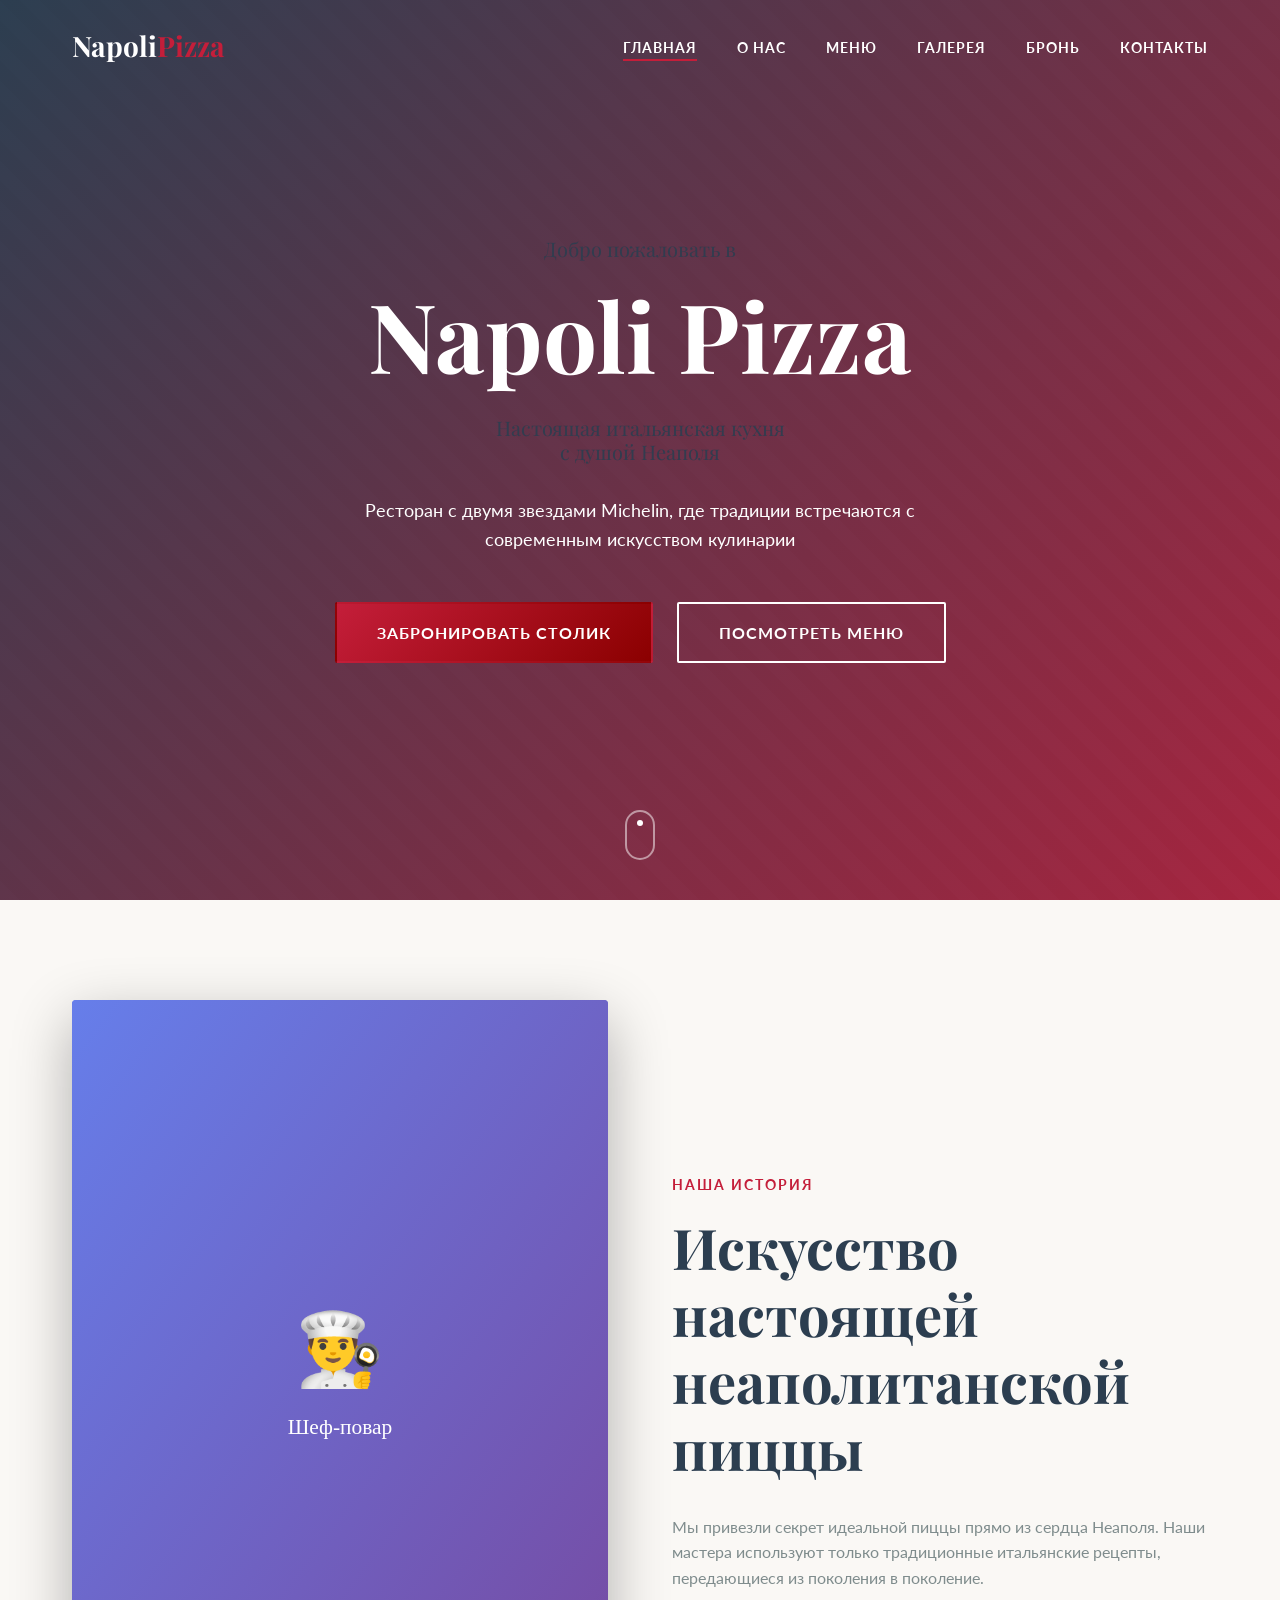
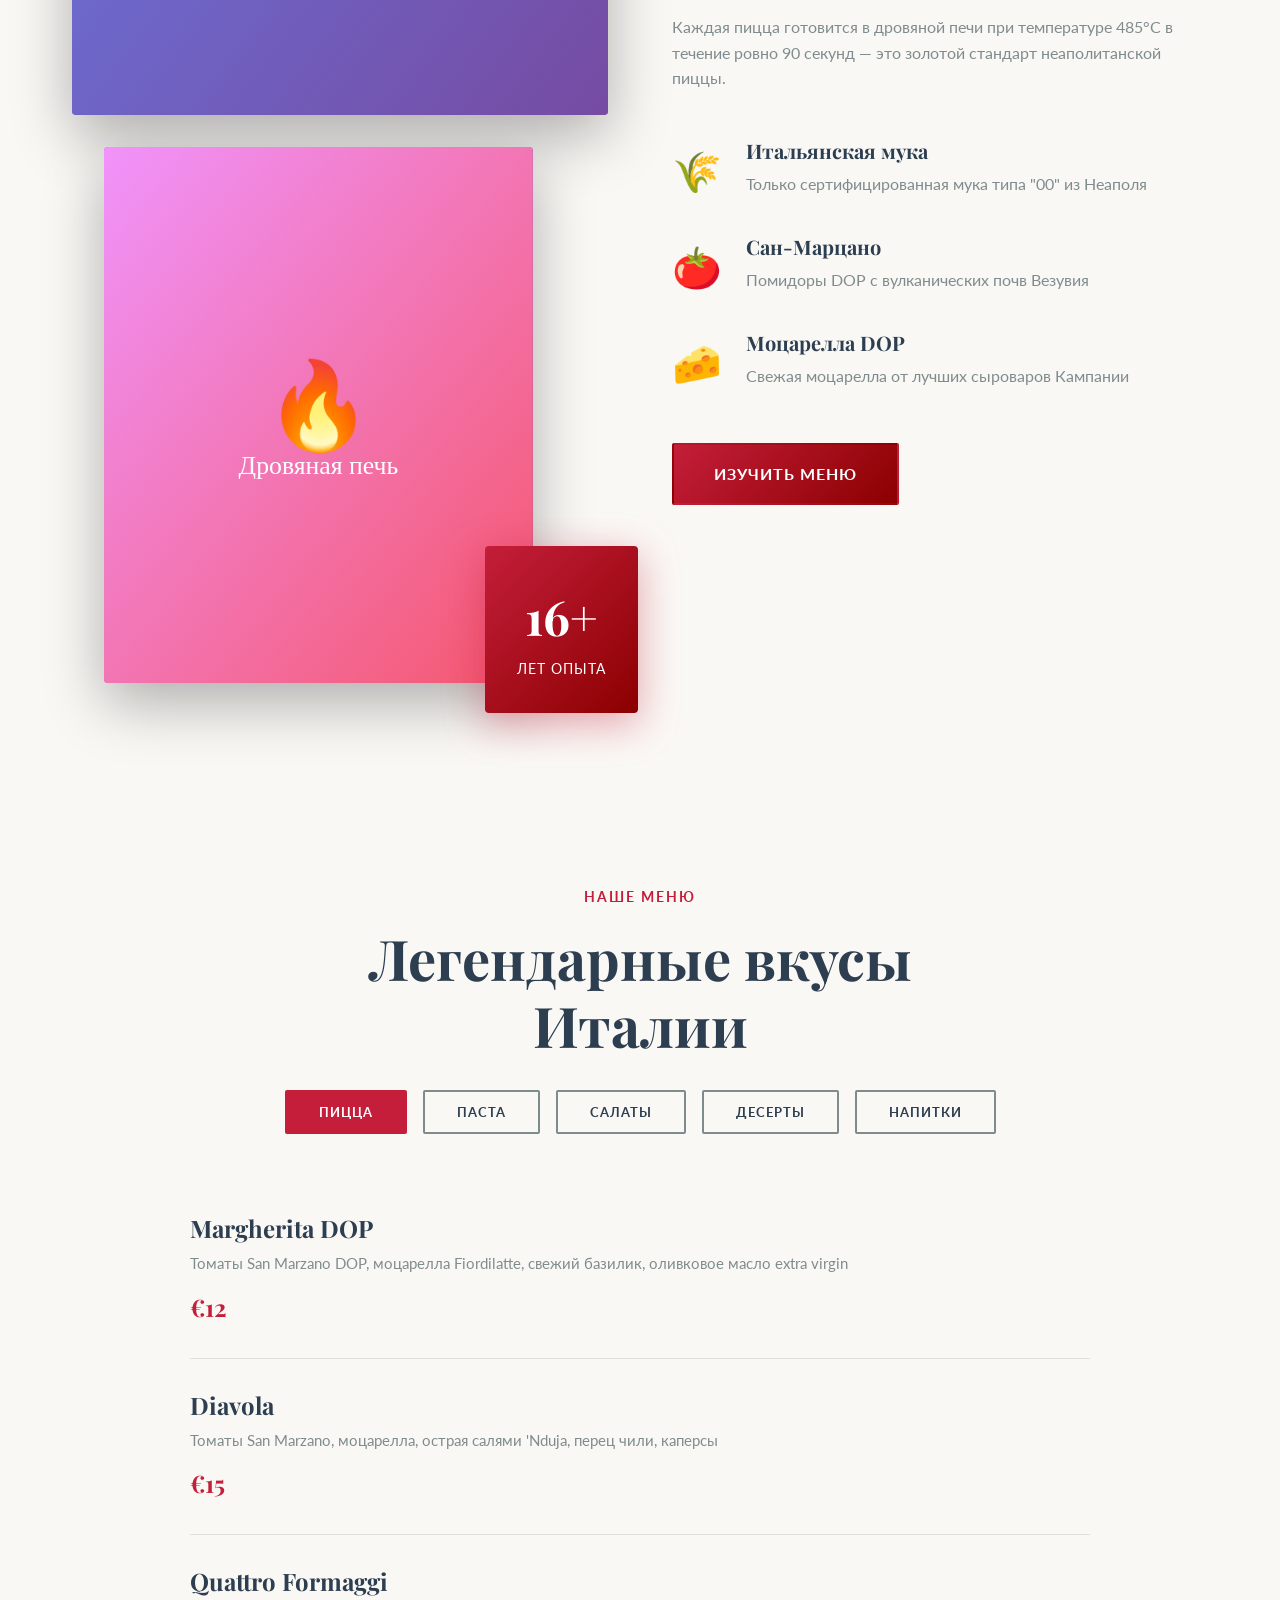
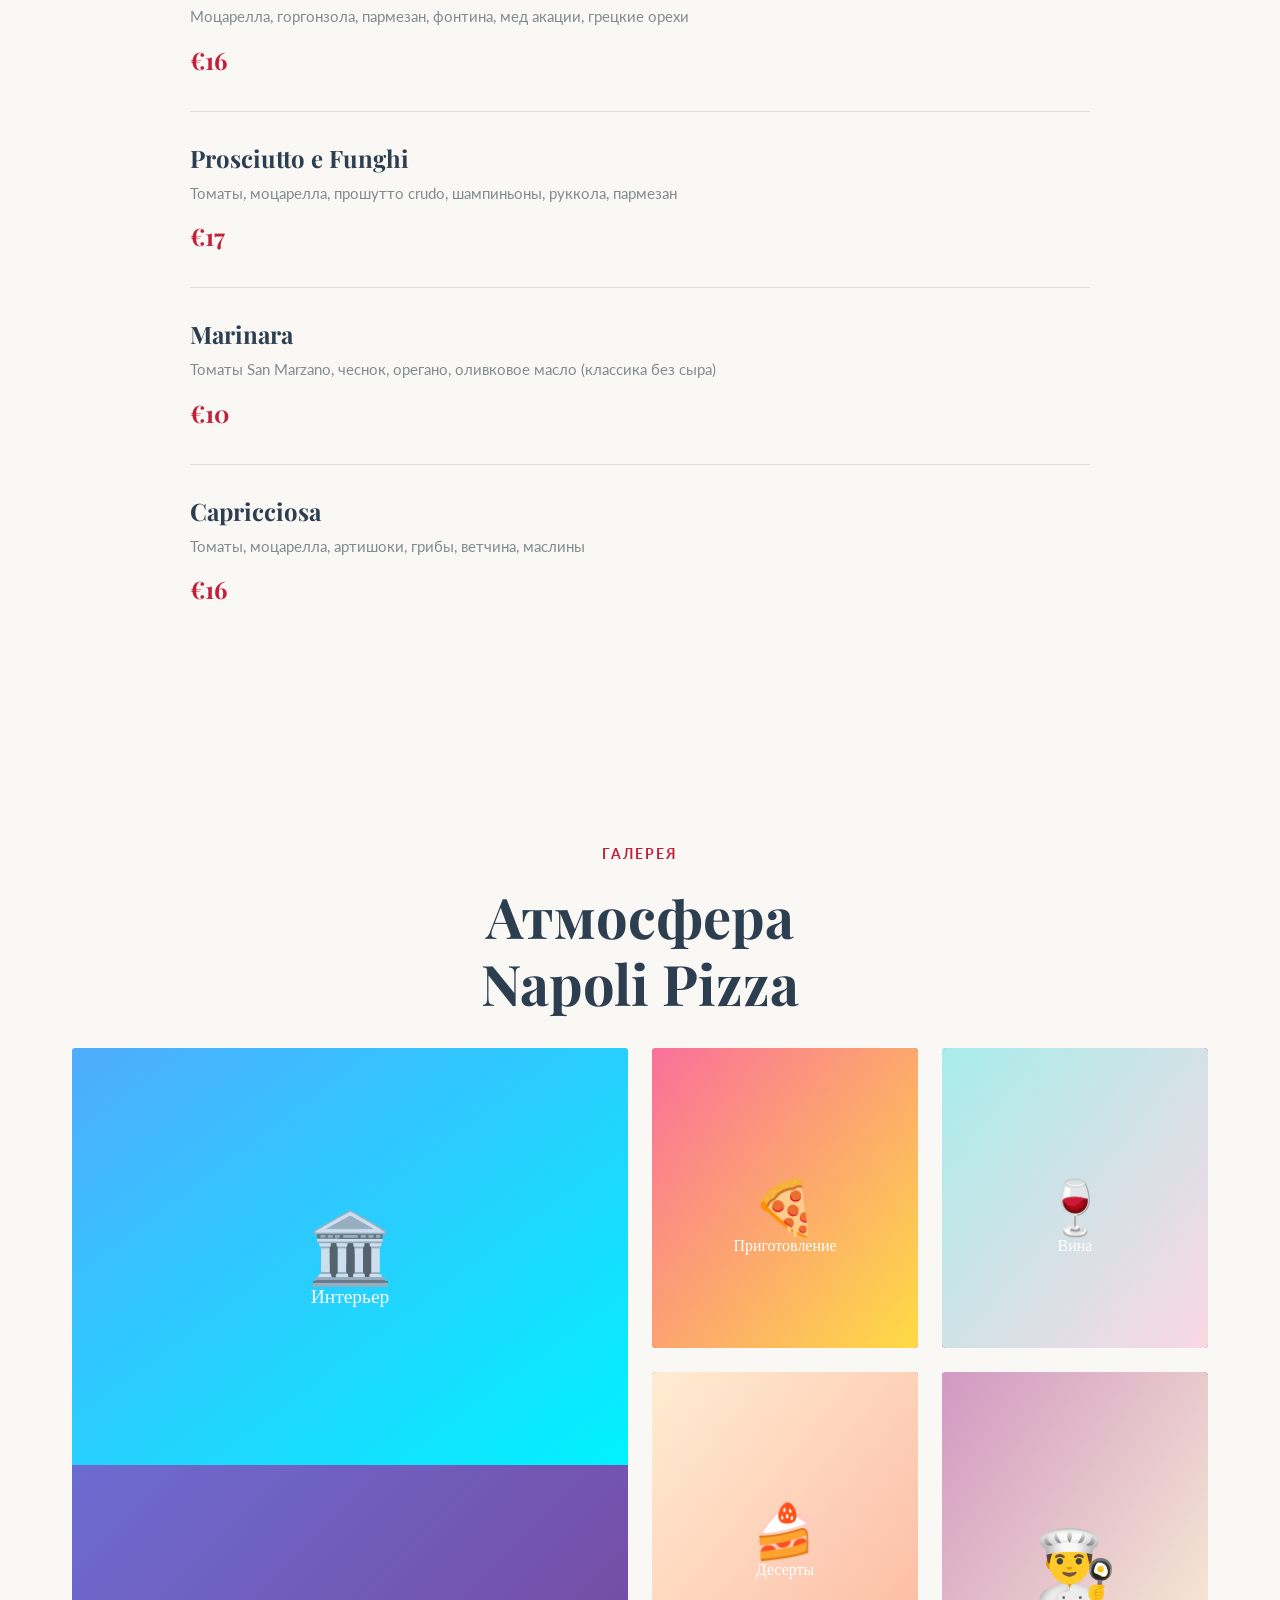
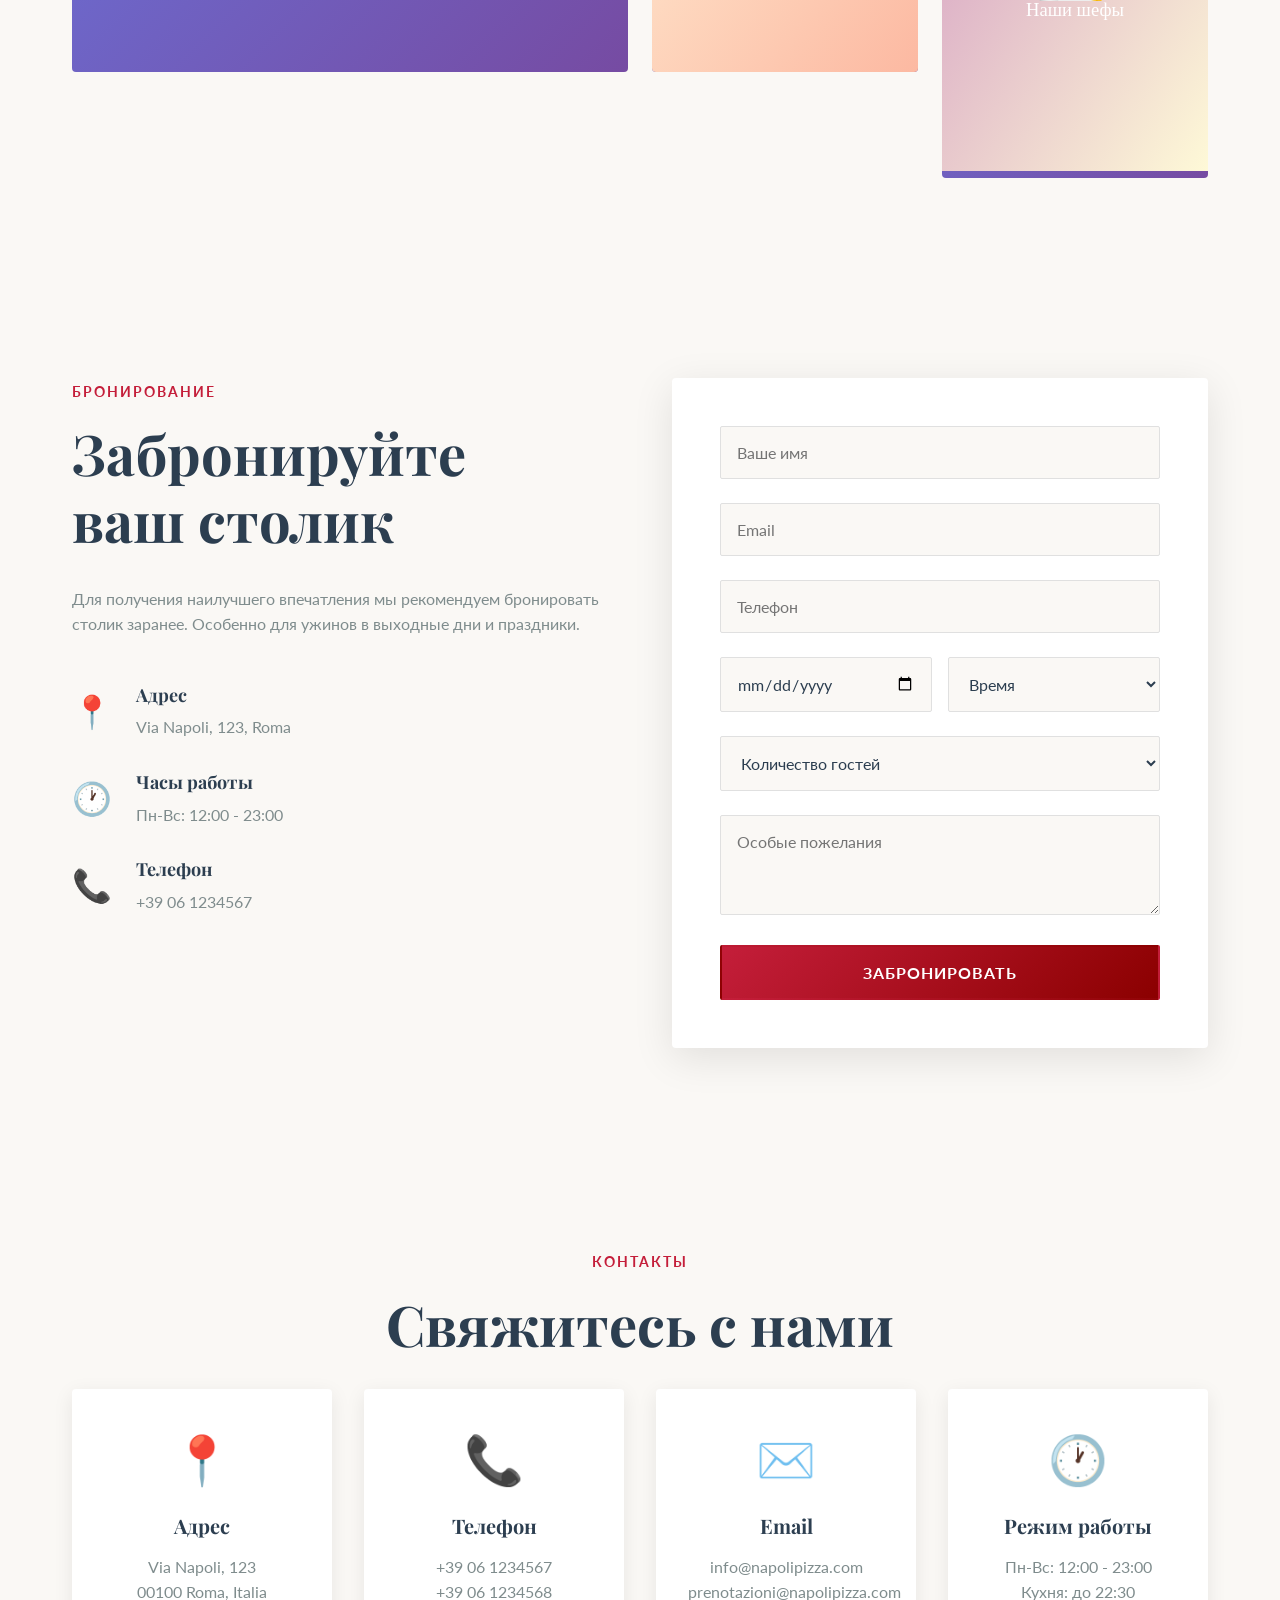
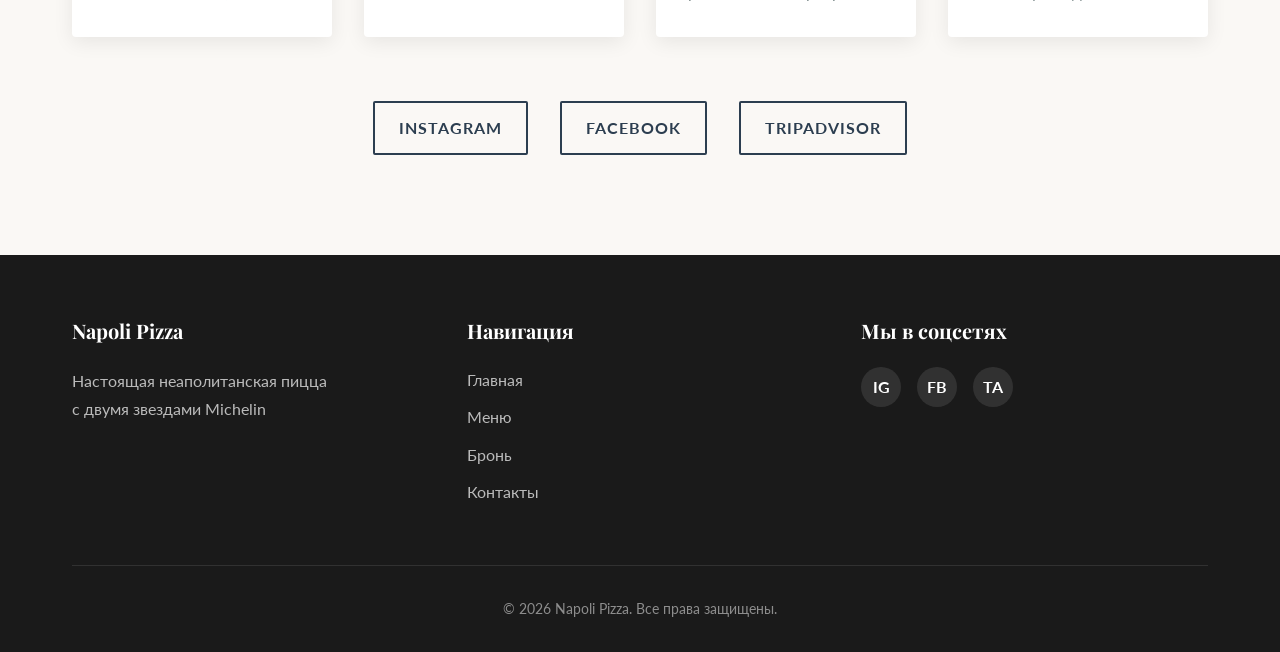
<file: premium-concept/index.html>
<!DOCTYPE html>
<html lang="ru">
<head>
    <meta charset="UTF-8">
    <meta name="viewport" content="width=device-width, initial-scale=1.0">
    <title>Napoli Pizza - Итальянский ресторан с двумя звездами Michelin</title>
    <link rel="stylesheet" href="styles/main.css">
    <link rel="preconnect" href="https://fonts.googleapis.com">
    <link rel="preconnect" href="https://fonts.gstatic.com" crossorigin>
    <link href="https://fonts.googleapis.com/css2?family=Playfair+Display:ital,wght@0,400;0,600;0,700;1,400&family=Lato:wght@300;400;700&display=swap" rel="stylesheet">
</head>
<body>
    <!-- Header -->
    <header class="header" id="header">
        <nav class="nav container">
            <a href="#" class="nav-logo">
                <span class="logo-text">Napoli<span class="accent">Pizza</span></span>
            </a>
            
            <div class="nav-menu" id="nav-menu">
                <ul class="nav-list">
                    <li class="nav-item">
                        <a href="#home" class="nav-link active">Главная</a>
                    </li>
                    <li class="nav-item">
                        <a href="#about" class="nav-link">О нас</a>
                    </li>
                    <li class="nav-item">
                        <a href="#menu" class="nav-link">Меню</a>
                    </li>
                    <li class="nav-item">
                        <a href="#gallery" class="nav-link">Галерея</a>
                    </li>
                    <li class="nav-item">
                        <a href="#reservation" class="nav-link">Бронь</a>
                    </li>
                    <li class="nav-item">
                        <a href="#contact" class="nav-link">Контакты</a>
                    </li>
                </ul>
            </div>

            <button class="nav-toggle" id="nav-toggle">
                <span></span>
                <span></span>
                <span></span>
            </button>
        </nav>
    </header>

    <!-- Hero Section -->
    <section class="hero section" id="home">
        <div class="hero-bg"></div>
        <div class="container hero-content">
            <h1 class="hero-title">
                <span class="title-subtitle">Добро пожаловать в</span>
                <span class="title-main">Napoli Pizza</span>
                <span class="title-description">Настоящая итальянская кухня<br>с душой Неаполя</span>
            </h1>
            <p class="hero-text">
                Ресторан с двумя звездами Michelin, где традиции встречаются с современным искусством кулинарии
            </p>
            <div class="hero-buttons">
                <a href="#reservation" class="btn btn-primary">Забронировать столик</a>
                <a href="#menu" class="btn btn-secondary">Посмотреть меню</a>
            </div>
        </div>
        
        <div class="scroll-indicator">
            <span></span>
        </div>
    </section>

    <!-- About Section -->
    <section class="about section" id="about">
        <div class="container">
            <div class="about-grid">
                <div class="about-images">
                    <div class="about-img about-img-1">
                        <svg viewBox="0 0 600 800" xmlns="http://www.w3.org/2000/svg">
                            <defs>
                                <linearGradient id="chefGrad1" x1="0%" y1="0%" x2="100%" y2="100%">
                                    <stop offset="0%" style="stop-color:#667eea;stop-opacity:1" />
                                    <stop offset="100%" style="stop-color:#764ba2;stop-opacity:1" />
                                </linearGradient>
                            </defs>
                            <rect width="600" height="800" fill="url(#chefGrad1)"/>
                            <text x="50%" y="50%" dominant-baseline="middle" text-anchor="middle" 
                                  font-family="Georgia, serif" font-size="80" fill="white">👨‍🍳</text>
                            <text x="50%" y="60%" dominant-baseline="middle" text-anchor="middle" 
                                  font-family="Georgia, serif" font-size="24" fill="white">Шеф-повар</text>
                        </svg>
                    </div>
                    <div class="about-img about-img-2">
                        <svg viewBox="0 0 400 500" xmlns="http://www.w3.org/2000/svg">
                            <defs>
                                <linearGradient id="ovenGrad1" x1="0%" y1="0%" x2="100%" y2="100%">
                                    <stop offset="0%" style="stop-color:#f093fb;stop-opacity:1" />
                                    <stop offset="100%" style="stop-color:#f5576c;stop-opacity:1" />
                                </linearGradient>
                            </defs>
                            <rect width="400" height="500" fill="url(#ovenGrad1)"/>
                            <text x="50%" y="50%" dominant-baseline="middle" text-anchor="middle" 
                                  font-family="Georgia, serif" font-size="80" fill="white">🔥</text>
                            <text x="50%" y="60%" dominant-baseline="middle" text-anchor="middle" 
                                  font-family="Georgia, serif" font-size="24" fill="white">Дровяная печь</text>
                        </svg>
                    </div>
                    <div class="experience-badge">
                        <span class="exp-number" data-target="25">25+</span>
                        <span class="exp-text">лет опыта</span>
                    </div>
                </div>
                
                <div class="about-content">
                    <span class="section-subtitle">Наша история</span>
                    <h2 class="section-title">Искусство настоящей<br>неаполитанской пиццы</h2>
                    <p class="about-text">
                        Мы привезли секрет идеальной пиццы прямо из сердца Неаполя. Наши мастера используют только традиционные итальянские рецепты, передающиеся из поколения в поколение.
                    </p>
                    <p class="about-text">
                        Каждая пицца готовится в дровяной печи при температуре 485°C в течение ровно 90 секунд — это золотой стандарт неаполитанской пиццы.
                    </p>
                    
                    <div class="about-features">
                        <div class="feature">
                            <div class="feature-icon">🌾</div>
                            <div class="feature-content">
                                <h4>Итальянская мука</h4>
                                <p>Только сертифицированная мука типа "00" из Неаполя</p>
                            </div>
                        </div>
                        <div class="feature">
                            <div class="feature-icon">🍅</div>
                            <div class="feature-content">
                                <h4>Сан-Марцано</h4>
                                <p>Помидоры DOP с вулканических почв Везувия</p>
                            </div>
                        </div>
                        <div class="feature">
                            <div class="feature-icon">🧀</div>
                            <div class="feature-content">
                                <h4>Моцарелла DOP</h4>
                                <p>Свежая моцарелла от лучших сыроваров Кампании</p>
                            </div>
                        </div>
                    </div>
                    
                    <a href="#menu" class="btn btn-primary">Изучить меню</a>
                </div>
            </div>
        </div>
    </section>

    <!-- Menu Section -->
    <section class="menu section" id="menu">
        <div class="container">
            <div class="section-header text-center">
                <span class="section-subtitle">Наше меню</span>
                <h2 class="section-title">Легендарные вкусы<br>Италии</h2>
            </div>

            <div class="menu-tabs">
                <button class="menu-tab active" data-tab="pizza">Пицца</button>
                <button class="menu-tab" data-tab="pasta">Паста</button>
                <button class="menu-tab" data-tab="salads">Салаты</button>
                <button class="menu-tab" data-tab="desserts">Десерты</button>
                <button class="menu-tab" data-tab="drinks">Напитки</button>
            </div>

            <div class="menu-content">
                <!-- Pizza Tab -->
                <div class="menu-items active" id="pizza">
                    <div class="menu-item">
                        <div class="menu-item-info">
                            <h3 class="menu-item-title">Margherita DOP</h3>
                            <p class="menu-item-description">Томаты San Marzano DOP, моцарелла Fiordilatte, свежий базилик, оливковое масло extra virgin</p>
                            <span class="menu-item-price">€12</span>
                        </div>
                    </div>

                    <div class="menu-item">
                        <div class="menu-item-info">
                            <h3 class="menu-item-title">Diavola</h3>
                            <p class="menu-item-description">Томаты San Marzano, моцарелла, острая салями 'Nduja, перец чили, каперсы</p>
                            <span class="menu-item-price">€15</span>
                        </div>
                    </div>

                    <div class="menu-item">
                        <div class="menu-item-info">
                            <h3 class="menu-item-title">Quattro Formaggi</h3>
                            <p class="menu-item-description">Моцарелла, горгонзола, пармезан, фонтина, мед акации, грецкие орехи</p>
                            <span class="menu-item-price">€16</span>
                        </div>
                    </div>

                    <div class="menu-item">
                        <div class="menu-item-info">
                            <h3 class="menu-item-title">Prosciutto e Funghi</h3>
                            <p class="menu-item-description">Томаты, моцарелла, прошутто crudo, шампиньоны, руккола, пармезан</p>
                            <span class="menu-item-price">€17</span>
                        </div>
                    </div>

                    <div class="menu-item">
                        <div class="menu-item-info">
                            <h3 class="menu-item-title">Marinara</h3>
                            <p class="menu-item-description">Томаты San Marzano, чеснок, орегано, оливковое масло (классика без сыра)</p>
                            <span class="menu-item-price">€10</span>
                        </div>
                    </div>

                    <div class="menu-item">
                        <div class="menu-item-info">
                            <h3 class="menu-item-title">Capricciosa</h3>
                            <p class="menu-item-description">Томаты, моцарелла, артишоки, грибы, ветчина, маслины</p>
                            <span class="menu-item-price">€16</span>
                        </div>
                    </div>
                </div>

                <!-- Pasta Tab -->
                <div class="menu-items" id="pasta">
                    <div class="menu-item">
                        <div class="menu-item-info">
                            <h3 class="menu-item-title">Carbonara</h3>
                            <p class="menu-item-description">Спагетти, гуанчиале, пекорино романо, яичный желток, черный перец</p>
                            <span class="menu-item-price">€14</span>
                        </div>
                    </div>

                    <div class="menu-item">
                        <div class="menu-item-info">
                            <h3 class="menu-item-title">Amatriciana</h3>
                            <p class="menu-item-description">Ригатони, гуанчиале, томаты, пекорино, белое вино</p>
                            <span class="menu-item-price">€13</span>
                        </div>
                    </div>

                    <div class="menu-item">
                        <div class="menu-item-info">
                            <h3 class="menu-item-title">Cacio e Pepe</h3>
                            <p class="menu-item-description">Тоннарелли, пекорино романо, свежемолотый черный перец</p>
                            <span class="menu-item-price">€12</span>
                        </div>
                    </div>
                </div>

                <!-- Salads Tab -->
                <div class="menu-items" id="salads">
                    <div class="menu-item">
                        <div class="menu-item-info">
                            <h3 class="menu-item-title">Caprese</h3>
                            <p class="menu-item-description">Моцарелла буйволица, томаты Cuore di Bue, базилик, оливковое масло</p>
                            <span class="menu-item-price">€11</span>
                        </div>
                    </div>

                    <div class="menu-item">
                        <div class="menu-item-info">
                            <h3 class="menu-item-title">Rucola e Parmigiano</h3>
                            <p class="menu-item-description">Свежая руккола, стружка пармезана, кедровые орешки, бальзамический крем</p>
                            <span class="menu-item-price">€10</span>
                        </div>
                    </div>
                </div>

                <!-- Desserts Tab -->
                <div class="menu-items" id="desserts">
                    <div class="menu-item">
                        <div class="menu-item-info">
                            <h3 class="menu-item-title">Tiramisu</h3>
                            <p class="menu-item-description">Классический тирамису с маскарпоне и эспрессо</p>
                            <span class="menu-item-price">€8</span>
                        </div>
                    </div>

                    <div class="menu-item">
                        <div class="menu-item-info">
                            <h3 class="menu-item-title">Panna Cotta</h3>
                            <p class="menu-item-description">Ванильная панна котта с ягодным кули</p>
                            <span class="menu-item-price">€7</span>
                        </div>
                    </div>

                    <div class="menu-item">
                        <div class="menu-item-info">
                            <h3 class="menu-item-title">Cannolo Siciliano</h3>
                            <p class="menu-item-description">Сицилийский канноло с рикоттой и фисташками</p>
                            <span class="menu-item-price">€6</span>
                        </div>
                    </div>
                </div>

                <!-- Drinks Tab -->
                <div class="menu-items" id="drinks">
                    <div class="menu-item">
                        <div class="menu-item-info">
                            <h3 class="menu-item-title">Espresso</h3>
                            <p class="menu-item-description">Классический итальянский эспрессо</p>
                            <span class="menu-item-price">€3</span>
                        </div>
                    </div>

                    <div class="menu-item">
                        <div class="menu-item-info">
                            <h3 class="menu-item-title">Cappuccino</h3>
                            <p class="menu-item-description">Эспрессо с молочной пенкой</p>
                            <span class="menu-item-price">€4</span>
                        </div>
                    </div>

                    <div class="menu-item">
                        <div class="menu-item-info">
                            <h3 class="menu-item-title">Limonata</h3>
                            <p class="menu-item-description">Домашний лимонад с мятой и лимоном</p>
                            <span class="menu-item-price">€5</span>
                        </div>
                    </div>

                    <div class="menu-item">
                        <div class="menu-item-info">
                            <h3 class="menu-item-title">Vino della Casa</h3>
                            <p class="menu-item-description">Домашнее вино (бокал / бутылка)</p>
                            <span class="menu-item-price">€6 / €25</span>
                        </div>
                    </div>
                </div>
            </div>
        </div>
    </section>

    <!-- Gallery Section -->
    <section class="gallery section" id="gallery">
        <div class="container">
            <div class="section-header text-center">
                <span class="section-subtitle">Галерея</span>
                <h2 class="section-title">Атмосфера<br>Napoli Pizza</h2>
            </div>
            
            <div class="gallery-grid">
                <div class="gallery-item gallery-large">
                    <svg viewBox="0 0 800 600" xmlns="http://www.w3.org/2000/svg">
                        <defs>
                            <linearGradient id="interiorGrad1" x1="0%" y1="0%" x2="100%" y2="100%">
                                <stop offset="0%" style="stop-color:#4facfe;stop-opacity:1" />
                                <stop offset="100%" style="stop-color:#00f2fe;stop-opacity:1" />
                            </linearGradient>
                        </defs>
                        <rect width="800" height="600" fill="url(#interiorGrad1)"/>
                        <text x="50%" y="50%" dominant-baseline="middle" text-anchor="middle" 
                              font-family="Georgia, serif" font-size="100" fill="white">🏛️</text>
                        <text x="50%" y="60%" dominant-baseline="middle" text-anchor="middle" 
                              font-family="Georgia, serif" font-size="28" fill="white">Интерьер</text>
                    </svg>
                    <div class="gallery-overlay">
                        <h3>Уютная атмосфера</h3>
                    </div>
                </div>
                <div class="gallery-item">
                    <svg viewBox="0 0 400 500" xmlns="http://www.w3.org/2000/svg">
                        <defs>
                            <linearGradient id="makingGrad1" x1="0%" y1="0%" x2="100%" y2="100%">
                                <stop offset="0%" style="stop-color:#fa709a;stop-opacity:1" />
                                <stop offset="100%" style="stop-color:#fee140;stop-opacity:1" />
                            </linearGradient>
                        </defs>
                        <rect width="400" height="500" fill="url(#makingGrad1)"/>
                        <text x="50%" y="50%" dominant-baseline="middle" text-anchor="middle" 
                              font-family="Georgia, serif" font-size="80" fill="white">🍕</text>
                        <text x="50%" y="60%" dominant-baseline="middle" text-anchor="middle" 
                              font-family="Georgia, serif" font-size="24" fill="white">Приготовление</text>
                    </svg>
                    <div class="gallery-overlay">
                        <h3>Мастерство</h3>
                    </div>
                </div>
                <div class="gallery-item">
                    <svg viewBox="0 0 400 500" xmlns="http://www.w3.org/2000/svg">
                        <defs>
                            <linearGradient id="wineGrad1" x1="0%" y1="0%" x2="100%" y2="100%">
                                <stop offset="0%" style="stop-color:#a8edea;stop-opacity:1" />
                                <stop offset="100%" style="stop-color:#fed6e3;stop-opacity:1" />
                            </linearGradient>
                        </defs>
                        <rect width="400" height="500" fill="url(#wineGrad1)"/>
                        <text x="50%" y="50%" dominant-baseline="middle" text-anchor="middle" 
                              font-family="Georgia, serif" font-size="80" fill="white">🍷</text>
                        <text x="50%" y="60%" dominant-baseline="middle" text-anchor="middle" 
                              font-family="Georgia, serif" font-size="24" fill="white">Вина</text>
                    </svg>
                    <div class="gallery-overlay">
                        <h3>Изысканные вина</h3>
                    </div>
                </div>
                <div class="gallery-item">
                    <svg viewBox="0 0 400 500" xmlns="http://www.w3.org/2000/svg">
                        <defs>
                            <linearGradient id="dessertGrad1" x1="0%" y1="0%" x2="100%" y2="100%">
                                <stop offset="0%" style="stop-color:#ffecd2;stop-opacity:1" />
                                <stop offset="100%" style="stop-color:#fcb69f;stop-opacity:1" />
                            </linearGradient>
                        </defs>
                        <rect width="400" height="500" fill="url(#dessertGrad1)"/>
                        <text x="50%" y="50%" dominant-baseline="middle" text-anchor="middle" 
                              font-family="Georgia, serif" font-size="80" fill="white">🍰</text>
                        <text x="50%" y="60%" dominant-baseline="middle" text-anchor="middle" 
                              font-family="Georgia, serif" font-size="24" fill="white">Десерты</text>
                    </svg>
                    <div class="gallery-overlay">
                        <h3>Сладкое искусство</h3>
                    </div>
                </div>
                <div class="gallery-item gallery-tall">
                    <svg viewBox="0 0 400 600" xmlns="http://www.w3.org/2000/svg">
                        <defs>
                            <linearGradient id="chefGrad2" x1="0%" y1="0%" x2="100%" y2="100%">
                                <stop offset="0%" style="stop-color:#d299c2;stop-opacity:1" />
                                <stop offset="100%" style="stop-color:#fef9d7;stop-opacity:1" />
                            </linearGradient>
                        </defs>
                        <rect width="400" height="600" fill="url(#chefGrad2)"/>
                        <text x="50%" y="50%" dominant-baseline="middle" text-anchor="middle" 
                              font-family="Georgia, serif" font-size="100" fill="white">👨‍🍳</text>
                        <text x="50%" y="60%" dominant-baseline="middle" text-anchor="middle" 
                              font-family="Georgia, serif" font-size="28" fill="white">Наши шефы</text>
                    </svg>
                    <div class="gallery-overlay">
                        <h3>Наши шефы</h3>
                    </div>
                </div>
            </div>
        </div>
    </section>

    <!-- Reservation Section -->
    <section class="reservation section" id="reservation">
        <div class="container">
            <div class="reservation-grid">
                <div class="reservation-content">
                    <span class="section-subtitle">Бронирование</span>
                    <h2 class="section-title">Забронируйте<br>ваш столик</h2>
                    <p class="reservation-text">
                        Для получения наилучшего впечатления мы рекомендуем бронировать столик заранее. 
                        Особенно для ужинов в выходные дни и праздники.
                    </p>
                    
                    <div class="reservation-info">
                        <div class="info-item">
                            <div class="info-icon">📍</div>
                            <div class="info-text">
                                <h4>Адрес</h4>
                                <p>Via Napoli, 123, Roma</p>
                            </div>
                        </div>
                        <div class="info-item">
                            <div class="info-icon">🕐</div>
                            <div class="info-text">
                                <h4>Часы работы</h4>
                                <p>Пн-Вс: 12:00 - 23:00</p>
                            </div>
                        </div>
                        <div class="info-item">
                            <div class="info-icon">📞</div>
                            <div class="info-text">
                                <h4>Телефон</h4>
                                <p>+39 06 1234567</p>
                            </div>
                        </div>
                    </div>
                </div>

                <div class="reservation-form-wrapper">
                    <form class="reservation-form" id="reservation-form">
                        <div class="form-group">
                            <input type="text" id="name" class="form-input" placeholder="Ваше имя" required>
                        </div>
                        <div class="form-group">
                            <input type="email" id="email" class="form-input" placeholder="Email" required>
                        </div>
                        <div class="form-group">
                            <input type="tel" id="phone" class="form-input" placeholder="Телефон" required>
                        </div>
                        <div class="form-row">
                            <div class="form-group">
                                <input type="date" id="date" class="form-input" required>
                            </div>
                            <div class="form-group">
                                <select id="time" class="form-input" required>
                                    <option value="">Время</option>
                                    <option value="12:00">12:00</option>
                                    <option value="13:00">13:00</option>
                                    <option value="14:00">14:00</option>
                                    <option value="19:00">19:00</option>
                                    <option value="20:00">20:00</option>
                                    <option value="21:00">21:00</option>
                                    <option value="22:00">22:00</option>
                                </select>
                            </div>
                        </div>
                        <div class="form-group">
                            <select id="guests" class="form-input" required>
                                <option value="">Количество гостей</option>
                                <option value="1">1 человек</option>
                                <option value="2">2 человека</option>
                                <option value="3">3 человека</option>
                                <option value="4">4 человека</option>
                                <option value="5">5-6 человек</option>
                                <option value="6">Более 6</option>
                            </select>
                        </div>
                        <div class="form-group">
                            <textarea id="message" class="form-input" rows="3" placeholder="Особые пожелания"></textarea>
                        </div>
                        <button type="submit" class="btn btn-primary btn-full">Забронировать</button>
                    </form>
                </div>
            </div>
        </div>
    </section>

    <!-- Contact Section -->
    <section class="contact section" id="contact">
        <div class="container">
            <div class="section-header text-center">
                <span class="section-subtitle">Контакты</span>
                <h2 class="section-title">Свяжитесь с нами</h2>
            </div>

            <div class="contact-grid">
                <div class="contact-card">
                    <div class="contact-icon">📍</div>
                    <h3>Адрес</h3>
                    <p>Via Napoli, 123<br>00100 Roma, Italia</p>
                </div>
                <div class="contact-card">
                    <div class="contact-icon">📞</div>
                    <h3>Телефон</h3>
                    <p>+39 06 1234567<br>+39 06 1234568</p>
                </div>
                <div class="contact-card">
                    <div class="contact-icon">✉️</div>
                    <h3>Email</h3>
                    <p>info@napolipizza.com<br>prenotazioni@napolipizza.com</p>
                </div>
                <div class="contact-card">
                    <div class="contact-icon">🕐</div>
                    <h3>Режим работы</h3>
                    <p>Пн-Вс: 12:00 - 23:00<br>Кухня: до 22:30</p>
                </div>
            </div>

            <div class="social-links">
                <a href="#" class="social-link">Instagram</a>
                <a href="#" class="social-link">Facebook</a>
                <a href="#" class="social-link">TripAdvisor</a>
            </div>
        </div>
    </section>

    <!-- Footer -->
    <footer class="footer">
        <div class="container">
            <div class="footer-content">
                <div class="footer-section">
                    <h4>Napoli Pizza</h4>
                    <p>Настоящая неаполитанская пицца<br>с двумя звездами Michelin</p>
                </div>
                <div class="footer-section">
                    <h4>Навигация</h4>
                    <ul>
                        <li><a href="#home">Главная</a></li>
                        <li><a href="#menu">Меню</a></li>
                        <li><a href="#reservation">Бронь</a></li>
                        <li><a href="#contact">Контакты</a></li>
                    </ul>
                </div>
                <div class="footer-section">
                    <h4>Мы в соцсетях</h4>
                    <div class="social-icons">
                        <a href="#">IG</a>
                        <a href="#">FB</a>
                        <a href="#">TA</a>
                    </div>
                </div>
            </div>
            <div class="footer-bottom">
                <p>&copy; 2026 Napoli Pizza. Все права защищены.</p>
            </div>
        </div>
    </footer>

    <script src="scripts/main.js"></script>
</body>
</html>
</file>
<file: premium-concept/styles/main.css>
/* ==================================
   NAPOLI PIZZA - Premium Italian Restaurant
   Michelin 2-Star Experience
   ================================== */

/* --- CSS Variables --- */
:root {
    /* Colors */
    --color-primary: #c41e3a;        /* Итальянский красный */
    --color-primary-dark: #8b0000;
    --color-secondary: #2c3e50;      /* Глубокий синий */
    --color-accent: #f39c12;         /* Золотой */
    
    --color-bg-light: #faf8f5;       /* Теплый белый */
    --color-bg-dark: #1a1a1a;
    --color-text: #2c3e50;
    --color-text-light: #7f8c8d;
    --color-white: #ffffff;
    
    /* Typography */
    --font-heading: 'Playfair Display', Georgia, serif;
    --font-body: 'Lato', -apple-system, BlinkMacSystemFont, sans-serif;
    
    /* Spacing */
    --section-padding: 100px 0;
    --container-width: 1200px;
    
    /* Transitions */
    --transition-fast: 0.3s ease;
    --transition-medium: 0.5s ease;
}

/* --- Reset & Base --- */
* {
    margin: 0;
    padding: 0;
    box-sizing: border-box;
}

html {
    scroll-behavior: smooth;
    font-size: 16px;
}

body {
    font-family: var(--font-body);
    color: var(--color-text);
    line-height: 1.6;
    background-color: var(--color-bg-light);
    overflow-x: hidden;
}

img {
    max-width: 100%;
    height: auto;
    display: block;
}

a {
    text-decoration: none;
    color: inherit;
    transition: var(--transition-fast);
}

button {
    font-family: var(--font-body);
    cursor: pointer;
    border: none;
    outline: none;
    transition: var(--transition-fast);
}

/* --- Typography --- */
h1, h2, h3, h4, h5, h6 {
    font-family: var(--font-heading);
    font-weight: 700;
    line-height: 1.2;
    color: var(--color-secondary);
}

.section-subtitle {
    display: inline-block;
    color: var(--color-primary);
    font-size: 0.875rem;
    font-weight: 700;
    text-transform: uppercase;
    letter-spacing: 2px;
    margin-bottom: 1rem;
}

.section-title {
    font-size: clamp(2.5rem, 5vw, 3.5rem);
    margin-bottom: 2rem;
    position: relative;
}

.text-center {
    text-align: center;
}

/* --- Container --- */
.container {
    max-width: var(--container-width);
    margin: 0 auto;
    padding: 0 2rem;
}

/* --- Section --- */
.section {
    padding: var(--section-padding);
}

/* --- Buttons --- */
.btn {
    display: inline-block;
    padding: 1rem 2.5rem;
    font-size: 1rem;
    font-weight: 700;
    text-transform: uppercase;
    letter-spacing: 1px;
    border-radius: 2px;
    transition: var(--transition-fast);
    position: relative;
    overflow: hidden;
}

.btn-primary {
    background: linear-gradient(135deg, var(--color-primary) 0%, var(--color-primary-dark) 100%);
    color: var(--color-white);
    border: 2px solid transparent;
}

.btn-primary:hover {
    transform: translateY(-3px);
    box-shadow: 0 10px 30px rgba(196, 30, 58, 0.4);
}

.btn-secondary {
    background: transparent;
    color: var(--color-white);
    border: 2px solid var(--color-white);
}

.btn-secondary:hover {
    background: var(--color-white);
    color: var(--color-secondary);
}

.btn-full {
    width: 100%;
}

/* --- Header & Navigation --- */
.header {
    position: fixed;
    top: 0;
    left: 0;
    width: 100%;
    z-index: 1000;
    background: transparent;
    transition: var(--transition-fast);
    padding: 1.5rem 0;
}

.header.scrolled {
    background: rgba(255, 255, 255, 0.98);
    box-shadow: 0 2px 20px rgba(0, 0, 0, 0.1);
    padding: 1rem 0;
}

.nav {
    display: flex;
    justify-content: space-between;
    align-items: center;
}

.nav-logo {
    font-family: var(--font-heading);
    font-size: 1.75rem;
    font-weight: 700;
    color: var(--color-white);
}

.header.scrolled .nav-logo {
    color: var(--color-secondary);
}

.logo-text .accent {
    color: var(--color-primary);
}

.nav-list {
    display: flex;
    gap: 2.5rem;
    list-style: none;
}

.nav-link {
    color: var(--color-white);
    font-weight: 700;
    font-size: 0.9rem;
    text-transform: uppercase;
    letter-spacing: 1px;
    position: relative;
}

.header.scrolled .nav-link {
    color: var(--color-secondary);
}

.nav-link::after {
    content: '';
    position: absolute;
    bottom: -5px;
    left: 0;
    width: 0;
    height: 2px;
    background: var(--color-primary);
    transition: var(--transition-fast);
}

.nav-link:hover::after,
.nav-link.active::after {
    width: 100%;
}

.nav-toggle {
    display: none;
    flex-direction: column;
    gap: 5px;
    background: transparent;
    padding: 5px;
}

.nav-toggle span {
    width: 25px;
    height: 3px;
    background: var(--color-white);
    transition: var(--transition-fast);
}

.header.scrolled .nav-toggle span {
    background: var(--color-secondary);
}

/* --- Hero Section --- */
.hero {
    position: relative;
    min-height: 100vh;
    display: flex;
    align-items: center;
    justify-content: center;
    overflow: hidden;
}

.hero-bg {
    position: absolute;
    top: 0;
    left: 0;
    width: 100%;
    height: 100%;
    background: linear-gradient(135deg, 
        rgba(44, 62, 80, 0.9) 0%, 
        rgba(196, 30, 58, 0.8) 100%),
        linear-gradient(45deg, #2c3e50 25%, #34495e 25%, #34495e 50%, #2c3e50 50%, #2c3e50 75%, #34495e 75%, #34495e 100%);
    background-size: 100% 100%, 40px 40px;
    z-index: -1;
}

.hero-content {
    text-align: center;
    color: var(--color-white);
    max-width: 900px;
}

.hero-title {
    margin-bottom: 2rem;
}

.title-subtitle {
    display: block;
    font-size: 1.25rem;
    font-weight: 300;
    margin-bottom: 1rem;
    opacity: 0.9;
}

.title-main {
    display: block;
    font-size: clamp(3.5rem, 8vw, 6rem);
    color: var(--color-white);
    margin-bottom: 1.5rem;
}

.title-description {
    display: block;
    font-size: 1.25rem;
    font-weight: 300;
    opacity: 0.9;
}

.hero-text {
    font-size: 1.125rem;
    margin-bottom: 3rem;
    max-width: 600px;
    margin-left: auto;
    margin-right: auto;
}

.hero-buttons {
    display: flex;
    gap: 1.5rem;
    justify-content: center;
    flex-wrap: wrap;
}

.scroll-indicator {
    position: absolute;
    bottom: 40px;
    left: 50%;
    transform: translateX(-50%);
    animation: bounce 2s infinite;
}

.scroll-indicator span {
    display: block;
    width: 30px;
    height: 50px;
    border: 2px solid rgba(255, 255, 255, 0.5);
    border-radius: 15px;
    position: relative;
}

.scroll-indicator span::before {
    content: '';
    position: absolute;
    top: 8px;
    left: 50%;
    transform: translateX(-50%);
    width: 6px;
    height: 6px;
    background: var(--color-white);
    border-radius: 50%;
    animation: scroll 2s infinite;
}

@keyframes scroll {
    0% { opacity: 1; transform: translateX(-50%) translateY(0); }
    100% { opacity: 0; transform: translateX(-50%) translateY(20px); }
}

@keyframes bounce {
    0%, 20%, 50%, 80%, 100% { transform: translateX(-50%) translateY(0); }
    40% { transform: translateX(-50%) translateY(-10px); }
    60% { transform: translateX(-50%) translateY(-5px); }
}

/* --- About Section --- */
.about-grid {
    display: grid;
    grid-template-columns: 1fr 1fr;
    gap: 4rem;
    align-items: center;
}

.about-images {
    position: relative;
}

.about-img {
    border-radius: 4px;
    overflow: hidden;
    box-shadow: 0 20px 60px rgba(0, 0, 0, 0.3);
    background: linear-gradient(135deg, #667eea 0%, #764ba2 100%);
    min-height: 300px;
    display: flex;
    align-items: center;
    justify-content: center;
    color: white;
    font-size: 3rem;
}

.about-img-1 {
    margin-bottom: 2rem;
}

.about-img-2 {
    margin-left: 2rem;
    max-width: 80%;
}

.experience-badge {
    position: absolute;
    bottom: -30px;
    right: -30px;
    background: linear-gradient(135deg, var(--color-primary) 0%, var(--color-primary-dark) 100%);
    color: var(--color-white);
    padding: 2rem;
    border-radius: 4px;
    text-align: center;
    box-shadow: 0 10px 40px rgba(196, 30, 58, 0.4);
}

.exp-number {
    display: block;
    font-size: 3rem;
    font-weight: 700;
    font-family: var(--font-heading);
}

.exp-text {
    font-size: 0.875rem;
    text-transform: uppercase;
    letter-spacing: 1px;
}

.about-content p {
    margin-bottom: 1.5rem;
    color: var(--color-text-light);
}

.about-features {
    margin: 3rem 0;
}

.feature {
    display: flex;
    gap: 1.5rem;
    margin-bottom: 2rem;
}

.feature-icon {
    font-size: 2.5rem;
    flex-shrink: 0;
}

.feature-content h4 {
    font-size: 1.25rem;
    margin-bottom: 0.5rem;
}

.feature-content p {
    color: var(--color-text-light);
    margin: 0;
}

/* --- Menu Section --- */
.menu-tabs {
    display: flex;
    justify-content: center;
    gap: 1rem;
    margin-bottom: 3rem;
    flex-wrap: wrap;
}

.menu-tab {
    padding: 0.75rem 2rem;
    background: transparent;
    color: var(--color-text);
    font-weight: 700;
    text-transform: uppercase;
    letter-spacing: 1px;
    border: 2px solid var(--color-text-light);
    border-radius: 2px;
    transition: var(--transition-fast);
}

.menu-tab:hover,
.menu-tab.active {
    background: var(--color-primary);
    color: var(--color-white);
    border-color: var(--color-primary);
}

.menu-items {
    display: none;
    max-width: 900px;
    margin: 0 auto;
}

.menu-items.active {
    display: block;
    animation: fadeIn 0.5s ease;
}

@keyframes fadeIn {
    from { opacity: 0; transform: translateY(20px); }
    to { opacity: 1; transform: translateY(0); }
}

.menu-item {
    display: flex;
    justify-content: space-between;
    align-items: baseline;
    padding: 2rem 0;
    border-bottom: 1px solid rgba(0, 0, 0, 0.1);
}

.menu-item:last-child {
    border-bottom: none;
}

.menu-item-title {
    font-size: 1.5rem;
    margin-bottom: 0.5rem;
    color: var(--color-secondary);
}

.menu-item-description {
    color: var(--color-text-light);
    font-size: 0.95rem;
    margin-bottom: 0.75rem;
}

.menu-item-price {
    font-size: 1.5rem;
    font-weight: 700;
    color: var(--color-primary);
    font-family: var(--font-heading);
}

/* --- Gallery Section --- */
.gallery-grid {
    display: grid;
    grid-template-columns: repeat(4, 1fr);
    grid-template-rows: repeat(2, 300px);
    gap: 1.5rem;
}

.gallery-item {
    position: relative;
    border-radius: 4px;
    overflow: hidden;
    cursor: pointer;
    background: linear-gradient(135deg, #667eea 0%, #764ba2 100%);
    min-height: 200px;
}

.gallery-item img {
    width: 100%;
    height: 100%;
    object-fit: cover;
    transition: var(--transition-medium);
}

.gallery-overlay {
    position: absolute;
    top: 0;
    left: 0;
    width: 100%;
    height: 100%;
    background: rgba(44, 62, 80, 0.8);
    display: flex;
    align-items: center;
    justify-content: center;
    opacity: 0;
    transition: var(--transition-fast);
}

.gallery-overlay h3 {
    color: var(--color-white);
    font-size: 1.5rem;
    transform: translateY(20px);
    transition: var(--transition-fast);
}

.gallery-item:hover img {
    transform: scale(1.1);
}

.gallery-item:hover .gallery-overlay {
    opacity: 1;
}

.gallery-item:hover .gallery-overlay h3 {
    transform: translateY(0);
}

.gallery-large {
    grid-column: span 2;
    grid-row: span 2;
}

.gallery-tall {
    grid-row: span 2;
}

/* --- Reservation Section --- */
.reservation-grid {
    display: grid;
    grid-template-columns: 1fr 1fr;
    gap: 4rem;
    align-items: start;
}

.reservation-text {
    color: var(--color-text-light);
    margin-bottom: 3rem;
}

.reservation-info {
    display: flex;
    flex-direction: column;
    gap: 2rem;
}

.info-item {
    display: flex;
    gap: 1.5rem;
    align-items: flex-start;
}

.info-icon {
    font-size: 2rem;
    flex-shrink: 0;
}

.info-text h4 {
    font-size: 1.125rem;
    margin-bottom: 0.5rem;
}

.info-text p {
    color: var(--color-text-light);
    margin: 0;
}

.reservation-form-wrapper {
    background: var(--color-white);
    padding: 3rem;
    border-radius: 4px;
    box-shadow: 0 10px 40px rgba(0, 0, 0, 0.1);
}

.form-group {
    margin-bottom: 1.5rem;
}

.form-row {
    display: grid;
    grid-template-columns: 1fr 1fr;
    gap: 1rem;
}

.form-input {
    width: 100%;
    padding: 1rem;
    font-size: 1rem;
    font-family: var(--font-body);
    color: var(--color-text);
    background: var(--color-bg-light);
    border: 1px solid #e0e0e0;
    border-radius: 2px;
    transition: var(--transition-fast);
}

.form-input:focus {
    outline: none;
    border-color: var(--color-primary);
    background: var(--color-white);
}

textarea.form-input {
    resize: vertical;
    min-height: 100px;
}

/* --- Contact Section --- */
.contact-grid {
    display: grid;
    grid-template-columns: repeat(auto-fit, minmax(250px, 1fr));
    gap: 2rem;
    margin-bottom: 4rem;
}

.contact-card {
    text-align: center;
    padding: 2rem;
    background: var(--color-white);
    border-radius: 4px;
    box-shadow: 0 5px 20px rgba(0, 0, 0, 0.08);
    transition: var(--transition-fast);
}

.contact-card:hover {
    transform: translateY(-5px);
    box-shadow: 0 10px 30px rgba(0, 0, 0, 0.15);
}

.contact-icon {
    font-size: 3rem;
    margin-bottom: 1rem;
}

.contact-card h3 {
    font-size: 1.25rem;
    margin-bottom: 1rem;
}

.contact-card p {
    color: var(--color-text-light);
}

.social-links {
    display: flex;
    justify-content: center;
    gap: 2rem;
}

.social-link {
    color: var(--color-secondary);
    font-weight: 700;
    text-transform: uppercase;
    letter-spacing: 1px;
    padding: 0.75rem 1.5rem;
    border: 2px solid var(--color-secondary);
    border-radius: 2px;
    transition: var(--transition-fast);
}

.social-link:hover {
    background: var(--color-primary);
    border-color: var(--color-primary);
    color: var(--color-white);
}

/* --- Footer --- */
.footer {
    background: var(--color-bg-dark);
    color: var(--color-white);
    padding: 4rem 0 2rem;
}

.footer-content {
    display: grid;
    grid-template-columns: repeat(auto-fit, minmax(250px, 1fr));
    gap: 3rem;
    margin-bottom: 3rem;
}

.footer-section h4 {
    color: var(--color-white);
    font-size: 1.25rem;
    margin-bottom: 1.5rem;
}

.footer-section p {
    color: rgba(255, 255, 255, 0.7);
    line-height: 1.8;
}

.footer-section ul {
    list-style: none;
}

.footer-section ul li {
    margin-bottom: 0.75rem;
}

.footer-section ul li a {
    color: rgba(255, 255, 255, 0.7);
    transition: var(--transition-fast);
}

.footer-section ul li a:hover {
    color: var(--color-primary);
    padding-left: 5px;
}

.social-icons {
    display: flex;
    gap: 1rem;
}

.social-icons a {
    display: inline-flex;
    align-items: center;
    justify-content: center;
    width: 40px;
    height: 40px;
    background: rgba(255, 255, 255, 0.1);
    color: var(--color-white);
    border-radius: 50%;
    font-weight: 700;
    transition: var(--transition-fast);
}

.social-icons a:hover {
    background: var(--color-primary);
    transform: translateY(-3px);
}

.footer-bottom {
    text-align: center;
    padding-top: 2rem;
    border-top: 1px solid rgba(255, 255, 255, 0.1);
}

.footer-bottom p {
    color: rgba(255, 255, 255, 0.5);
    font-size: 0.875rem;
}

/* --- Responsive Design --- */
@media (max-width: 968px) {
    .about-grid,
    .reservation-grid {
        grid-template-columns: 1fr;
        gap: 3rem;
    }
    
    .about-images {
        order: -1;
    }
    
    .about-img-2 {
        margin-left: 0;
        max-width: 100%;
    }
    
    .gallery-grid {
        grid-template-columns: repeat(2, 1fr);
        grid-template-rows: repeat(3, 250px);
    }
    
    .gallery-large {
        grid-column: span 2;
        grid-row: span 1;
    }
    
    .nav-menu {
        position: fixed;
        top: 0;
        right: -100%;
        width: 80%;
        max-width: 400px;
        height: 100vh;
        background: var(--color-white);
        padding: 6rem 2rem 2rem;
        transition: var(--transition-fast);
        box-shadow: -5px 0 20px rgba(0, 0, 0, 0.1);
    }
    
    .nav-menu.active {
        right: 0;
    }
    
    .nav-list {
        flex-direction: column;
        gap: 1.5rem;
    }
    
    .nav-link {
        color: var(--color-secondary);
        font-size: 1.125rem;
    }
    
    .nav-toggle {
        display: flex;
        z-index: 1001;
    }
    
    .nav-toggle.active span:nth-child(1) {
        transform: rotate(45deg) translate(5px, 5px);
    }
    
    .nav-toggle.active span:nth-child(2) {
        opacity: 0;
    }
    
    .nav-toggle.active span:nth-child(3) {
        transform: rotate(-45deg) translate(7px, -6px);
    }
}

@media (max-width: 640px) {
    .hero-buttons {
        flex-direction: column;
        align-items: center;
    }
    
    .btn {
        width: 100%;
        max-width: 300px;
        text-align: center;
    }
    
    .gallery-grid {
        grid-template-columns: 1fr;
        grid-template-rows: repeat(6, 200px);
    }
    
    .gallery-large,
    .gallery-tall {
        grid-column: span 1;
        grid-row: span 1;
    }
    
    .form-row {
        grid-template-columns: 1fr;
    }
    
    .reservation-form-wrapper {
        padding: 2rem 1.5rem;
    }
}
</file>
